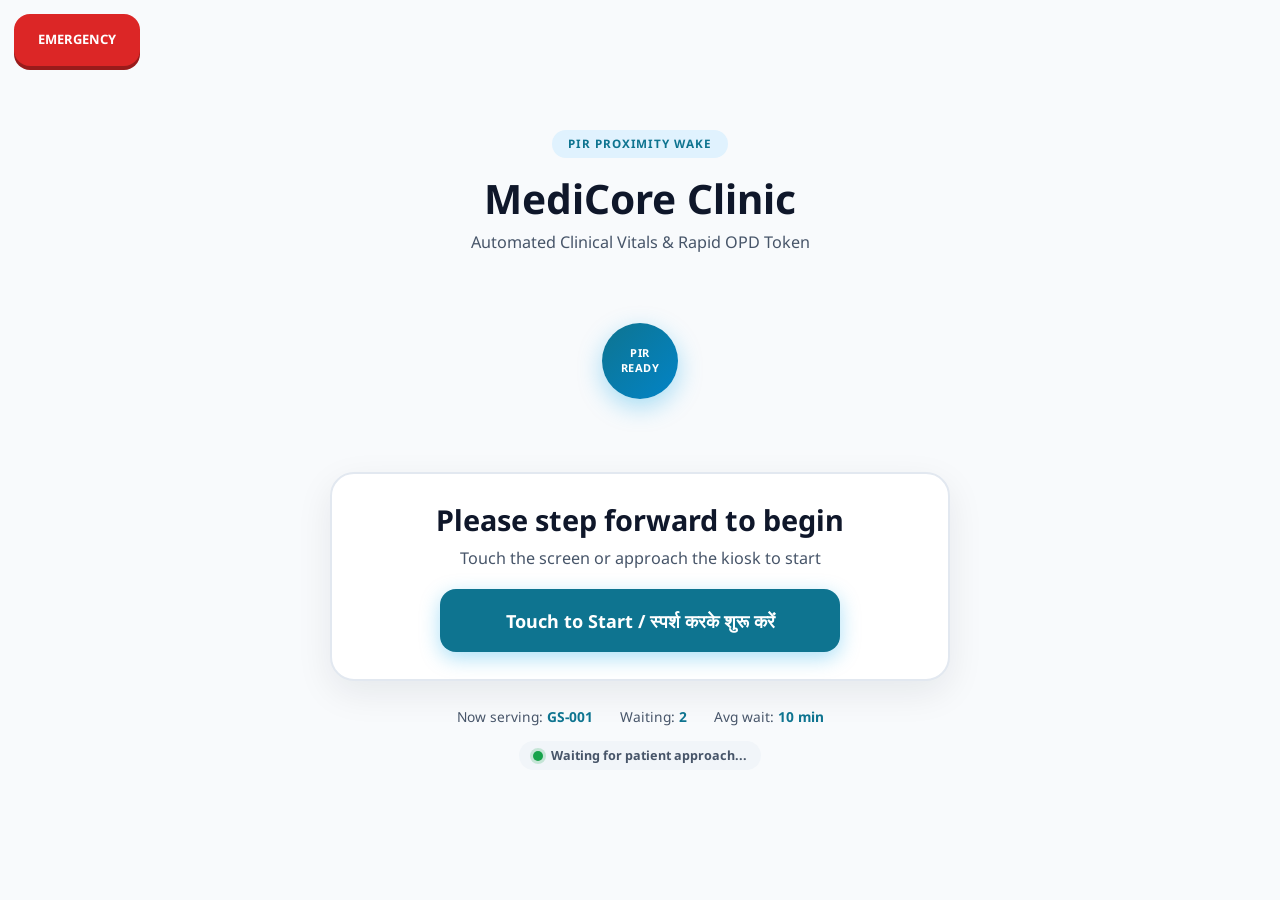
<file: index.html>
<!doctype html><html lang="en"><head><meta charset="utf-8">
<meta name="viewport" content="width=device-width,initial-scale=1,user-scalable=no">
<meta name="color-scheme" content="light">
<meta name="theme-color" content="#ffffff">
<meta name="supported-color-schemes" content="light">
<title>MediCore Clinic</title>
<style>
  :root, html, body {
    color-scheme: light !important;
    supported-color-schemes: light !important;
    forced-color-adjust: none !important;
    background-color: #f8fafc !important;
    color: #0f172a !important;
  }
</style>
<link rel="stylesheet" href="/shared/ui.css?v=19.0"></head>
<body><div id="app"></div><div id="sos"></div>
<script src="/vendor/qrcode.js"></script>
<script src="/vendor/mqtt.min.js"></script>
<script type="module" src="/shared/app.js?v=23.0"></script></body></html>
</file>
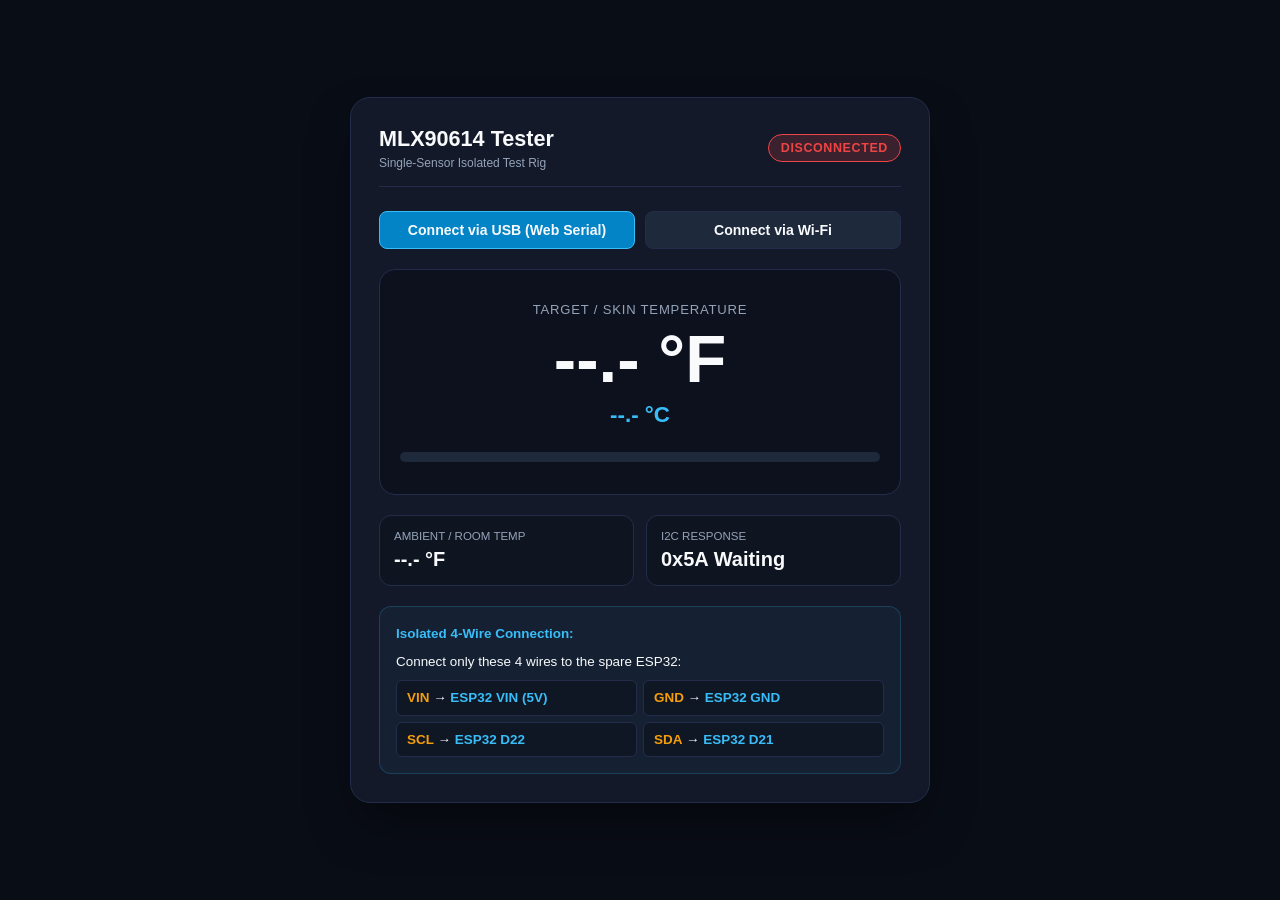
<file: test_temp/index.html>
<!DOCTYPE html>
<html lang="en">
<head>
  <meta charset="UTF-8">
  <meta name="viewport" content="width=device-width, initial-scale=1.0">
  <title>MLX90614 Temperature Tester Dashboard</title>
  <style>
    :root {
      --bg: #090d16;
      --card: #131929;
      --border: #232d4b;
      --text: #f8fafc;
      --muted: #94a3b8;
      --green: #10b981;
      --red: #ef4444;
      --blue: #38bdf8;
      --amber: #f59e0b;
    }
    * { box-sizing: border-box; margin: 0; padding: 0; font-family: -apple-system, BlinkMacSystemFont, "Segoe UI", Roboto, sans-serif; }
    body {
      background: var(--bg);
      color: var(--text);
      min-height: 100vh;
      display: flex;
      flex-direction: column;
      align-items: center;
      justify-content: center;
      padding: 20px;
    }
    .wrapper {
      width: 100%;
      max-width: 580px;
      background: var(--card);
      border: 1px solid var(--border);
      border-radius: 20px;
      padding: 28px;
      box-shadow: 0 25px 50px -12px rgba(0, 0, 0, 0.5);
    }
    .title-row {
      display: flex;
      justify-content: space-between;
      align-items: center;
      margin-bottom: 24px;
      padding-bottom: 16px;
      border-bottom: 1px solid var(--border);
    }
    .title-row h1 { font-size: 1.35rem; font-weight: 700; }
    .badge {
      font-size: 0.78rem;
      font-weight: 700;
      padding: 6px 12px;
      border-radius: 999px;
      letter-spacing: 0.05em;
      text-transform: uppercase;
    }
    .badge.ok { background: rgba(16, 185, 129, 0.18); color: var(--green); border: 1px solid var(--green); }
    .badge.err { background: rgba(239, 68, 68, 0.18); color: var(--red); border: 1px solid var(--red); }
    
    .connection-panel {
      display: flex;
      gap: 10px;
      margin-bottom: 20px;
    }
    .btn {
      background: #1e293b;
      color: var(--text);
      border: 1px solid var(--border);
      padding: 10px 16px;
      border-radius: 8px;
      font-weight: 600;
      font-size: 0.88rem;
      cursor: pointer;
      transition: all 0.2s ease;
      flex: 1;
    }
    .btn:hover { background: #334155; }
    .btn.primary { background: #0284c7; border-color: #38bdf8; }
    .btn.primary:hover { background: #0369a1; }
    
    .big-card {
      background: rgba(0,0,0,0.3);
      border: 1px solid var(--border);
      border-radius: 16px;
      padding: 32px 20px;
      text-align: center;
      margin-bottom: 20px;
      position: relative;
    }
    .temp-label { font-size: 0.82rem; text-transform: uppercase; color: var(--muted); letter-spacing: 0.06em; margin-bottom: 8px; }
    .temp-num { font-size: 4.2rem; font-weight: 800; line-height: 1; margin-bottom: 10px; }
    .temp-sub { font-size: 1.4rem; font-weight: 600; color: var(--blue); }
    
    .bar-bg {
      width: 100%;
      height: 10px;
      background: #1e293b;
      border-radius: 999px;
      margin-top: 24px;
      overflow: hidden;
    }
    .bar-fill {
      height: 100%;
      width: 0%;
      background: linear-gradient(90deg, #38bdf8, #10b981, #f59e0b, #ef4444);
      transition: width 0.3s ease;
    }
    
    .stats-row {
      display: grid;
      grid-template-columns: 1fr 1fr;
      gap: 12px;
      margin-bottom: 20px;
    }
    .stat-box {
      background: rgba(0,0,0,0.2);
      border: 1px solid var(--border);
      border-radius: 12px;
      padding: 14px;
    }
    .stat-label { font-size: 0.72rem; color: var(--muted); text-transform: uppercase; margin-bottom: 6px; }
    .stat-val { font-size: 1.25rem; font-weight: 700; }
    
    .wiring-box {
      background: rgba(56, 189, 248, 0.05);
      border: 1px solid rgba(56, 189, 248, 0.2);
      border-radius: 12px;
      padding: 16px;
      font-size: 0.84rem;
      line-height: 1.6;
    }
    .wiring-box strong { color: var(--blue); display: block; margin-bottom: 6px; }
    .wire-grid { display: grid; grid-template-columns: 1fr 1fr; gap: 6px; margin-top: 8px; }
    .wire-item { background: rgba(0,0,0,0.3); padding: 6px 10px; border-radius: 6px; border: 1px solid var(--border); }
    .wire-item span.s { color: var(--amber); font-weight: 600; }
    .wire-item span.e { color: var(--blue); font-weight: 600; }

    .pulse {
      display: inline-block;
      width: 8px;
      height: 8px;
      background: var(--green);
      border-radius: 50%;
      margin-right: 6px;
      animation: pulseAnim 1.2s infinite;
    }
    @keyframes pulseAnim {
      0% { opacity: 0.3; transform: scale(0.85); }
      50% { opacity: 1; transform: scale(1.15); }
      100% { opacity: 0.3; transform: scale(0.85); }
    }
  </style>
</head>
<body>
  <div class="wrapper">
    <div class="title-row">
      <div>
        <h1>MLX90614 Tester</h1>
        <div style="font-size:0.75rem; color:var(--muted); margin-top:4px;">Single-Sensor Isolated Test Rig</div>
      </div>
      <div id="badge" class="badge err">DISCONNECTED</div>
    </div>

    <div class="connection-panel">
      <button id="btnSerial" class="btn primary" onclick="connectSerial()">Connect via USB (Web Serial)</button>
      <button id="btnWifi" class="btn" onclick="connectWifi()">Connect via Wi-Fi</button>
    </div>

    <div class="big-card">
      <div class="temp-label">Target / Skin Temperature</div>
      <div id="dispF" class="temp-num">--.- &deg;F</div>
      <div id="dispC" class="temp-sub">--.- &deg;C</div>
      <div class="bar-bg">
        <div id="barFill" class="bar-fill"></div>
      </div>
    </div>

    <div class="stats-row">
      <div class="stat-box">
        <div class="stat-label">Ambient / Room Temp</div>
        <div id="dispAmb" class="stat-val">--.- &deg;F</div>
      </div>
      <div class="stat-box">
        <div class="stat-label">I2C Response</div>
        <div id="dispI2C" class="stat-val">0x5A Waiting</div>
      </div>
    </div>

    <div class="wiring-box">
      <strong>Isolated 4-Wire Connection:</strong>
      Connect only these 4 wires to the spare ESP32:
      <div class="wire-grid">
        <div class="wire-item"><span class="s">VIN</span> &rarr; <span class="e">ESP32 VIN (5V)</span></div>
        <div class="wire-item"><span class="s">GND</span> &rarr; <span class="e">ESP32 GND</span></div>
        <div class="wire-item"><span class="s">SCL</span> &rarr; <span class="e">ESP32 D22</span></div>
        <div class="wire-item"><span class="s">SDA</span> &rarr; <span class="e">ESP32 D21</span></div>
      </div>
    </div>
  </div>

  <script>
    let port = null;
    let reader = null;
    let wifiInterval = null;

    function updateUI(connected, objF, objC, ambF, i2cMsg) {
      const badge = document.getElementById('badge');
      const dispF = document.getElementById('dispF');
      const dispC = document.getElementById('dispC');
      const dispAmb = document.getElementById('dispAmb');
      const dispI2C = document.getElementById('dispI2C');
      const barFill = document.getElementById('barFill');

      if (connected) {
        badge.className = 'badge ok';
        badge.innerHTML = '<span class="pulse"></span>0x5A ACK ONLINE';
        dispF.textContent = objF.toFixed(1) + ' \u00B0F';
        dispC.textContent = objC.toFixed(1) + ' \u00B0C';
        dispF.style.color = (objF > 100.4) ? '#ef4444' : '#10b981';
        dispAmb.textContent = ambF.toFixed(1) + ' \u00B0F';
        dispI2C.textContent = i2cMsg || '0x5A (ACK)';
        dispI2C.style.color = '#10b981';

        // Percentage for 85F - 110F range
        let pct = Math.min(100, Math.max(0, ((objF - 85) / 25) * 100));
        barFill.style.width = pct + '%';
      } else {
        badge.className = 'badge err';
        badge.textContent = 'NO DEVICE (NACK)';
        dispF.textContent = '--.- \u00B0F';
        dispC.textContent = '--.- \u00B0C';
        dispF.style.color = 'var(--text)';
        dispAmb.textContent = '--.- \u00B0F';
        dispI2C.textContent = i2cMsg || 'Code 2 (NACK)';
        dispI2C.style.color = '#ef4444';
        barFill.style.width = '0%';
      }
    }

    async function connectSerial() {
      if (!('serial' in navigator)) {
        alert('Web Serial API is not supported in this browser. Please use Google Chrome, Brave, or Edge.');
        return;
      }
      try {
        port = await navigator.serial.requestPort();
        await port.open({ baudRate: 115200 });
        document.getElementById('btnSerial').textContent = 'USB Connected';
        document.getElementById('btnSerial').style.background = '#059669';

        const textDecoder = new TextDecoderStream();
        const readableStreamClosed = port.readable.pipeTo(textDecoder.writable);
        reader = textDecoder.readable.getReader();

        let lineBuf = '';
        while (true) {
          const { value, done } = await reader.read();
          if (done) break;
          lineBuf += value;
          const lines = lineBuf.split('\n');
          lineBuf = lines.pop();

          for (const line of lines) {
            parseSerialLine(line.trim());
          }
        }
      } catch (err) {
        console.error(err);
      }
    }

    function parseSerialLine(l) {
      // Matches both "Target: 98.60 F" and "Object: 98.60 F"
      const match = l.match(/(?:Target|Object):\s*([\-0-9\.]+)\s*F(?:\s*\(([\-0-9\.]+)\s*C\))?/i);
      const roomMatch = l.match(/(?:Room|Ambient):\s*([\-0-9\.]+)\s*F/i);

      if (match) {
        const objF = parseFloat(match[1]);
        const objC = match[2] ? parseFloat(match[2]) : (objF - 32.0) * 5.0 / 9.0;
        const ambF = roomMatch ? parseFloat(roomMatch[1]) : 75.0;

        if (!isNaN(objF) && objF > 40.0 && objF < 160.0) {
          updateUI(true, objF, objC, ambF, '0x5A Active (ACK)');
        } else {
          updateUI(false, 0, 0, ambF, 'Target reading: ' + objF + ' F');
        }
      } else if (l.includes('NACK') || l.includes('timeout') || l.includes('error')) {
        updateUI(false, 0, 0, 0, '0x5A Waiting');
      }
    }

    function connectWifi() {
      const ip = prompt('Enter ESP32 IP address (from Serial Monitor):', '192.168.4.1');
      if (!ip) return;
      if (wifiInterval) clearInterval(wifiInterval);

      document.getElementById('btnWifi').textContent = 'Polling: ' + ip;
      document.getElementById('btnWifi').style.background = '#0284c7';

      wifiInterval = setInterval(async () => {
        try {
          const r = await fetch('http://' + ip + '/api/temp', { mode: 'cors' });
          if (!r.ok) return;
          const d = await r.json();
          updateUI(d.connected, d.objectF, d.objectC, d.ambientF, d.connected ? '0x5A (ACK)' : 'Code 2 (NACK)');
        } catch (e) {
          updateUI(false, 0, 0, 0, 'Offline');
        }
      }, 400);
    }
  </script>
</body>
</html>
</file>
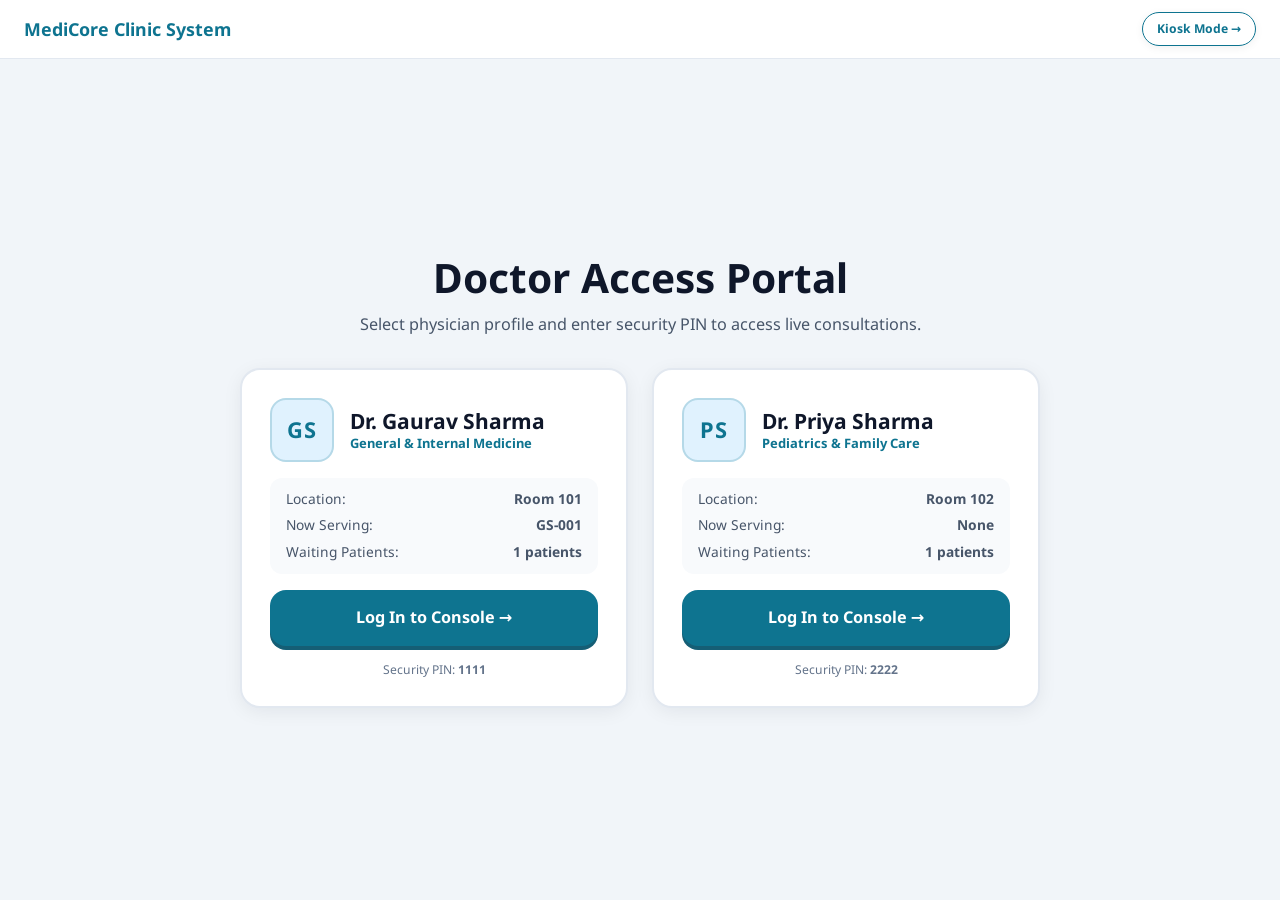
<file: doctor.html>
<!doctype html>
<html lang="en">
<head>
  <meta charset="utf-8">
  <meta name="viewport" content="width=device-width,initial-scale=1,user-scalable=no">
  <meta name="color-scheme" content="light">
  <meta name="theme-color" content="#ffffff">
  <meta name="supported-color-schemes" content="light">
  <title>MediCore Clinic - Doctor Dashboard</title>
  <style>
    :root, html, body {
      color-scheme: light !important;
      supported-color-schemes: light !important;
      forced-color-adjust: none !important;
      background-color: #f1f5f9 !important;
      color: #0f172a !important;
    }
  </style>
  <link rel="stylesheet" href="/shared/ui.css?v=19.0">
</head>
<body class="doctor-body">
  <div id="doctor-app"></div>
  <div id="pin-modal"></div>
  <script src="/vendor/mqtt.min.js"></script>
  <script type="module" src="/shared/doctor.js?v=22.0"></script>
</body>
</html>
</file>
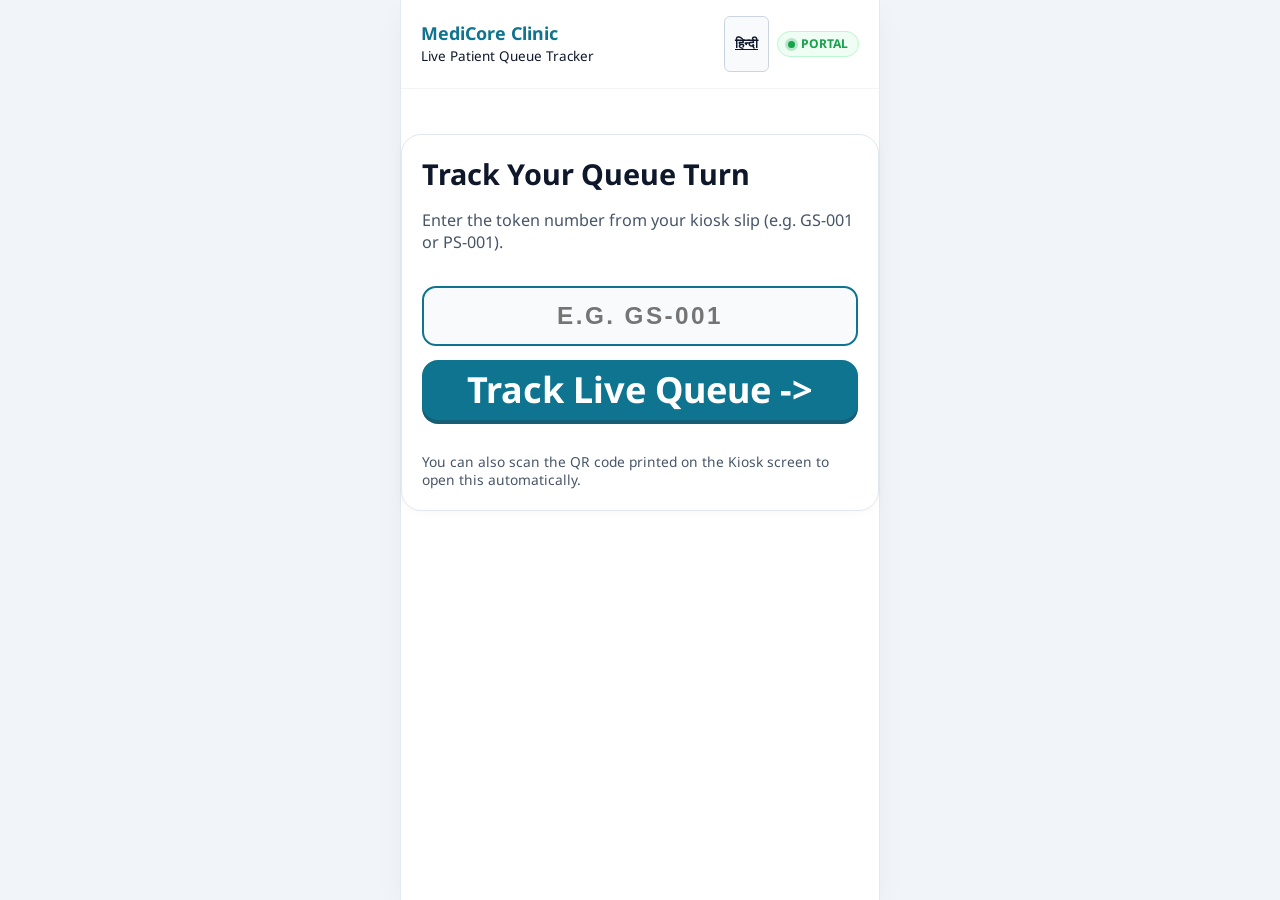
<file: patient.html>
<!doctype html>
<html lang="en">
<head>
  <meta charset="utf-8">
  <meta name="viewport" content="width=device-width,initial-scale=1,user-scalable=no">
  <meta name="color-scheme" content="light only">
  <meta name="theme-color" content="#ffffff">
  <meta name="supported-color-schemes" content="light">
  <title>MediCore Clinic - Live Patient Queue Tracker</title>
  <style>
    *, *::before, *::after {
      forced-color-adjust: none !important;
      -webkit-forced-color-adjust: none !important;
    }
    :root, html, body {
      color-scheme: light only !important;
      supported-color-schemes: light !important;
      background-color: #f1f5f9 !important;
      background: #f1f5f9 !important;
      color: #0f172a !important;
    }
    .patient-wrapper {
      background-color: #ffffff !important;
      background: #ffffff !important;
      color: #0f172a !important;
    }
    .patient-card, .patient-header-bar {
      background-color: #ffffff !important;
      background: #ffffff !important;
      color: #0f172a !important;
    }
    .patient-token-hero, .meta-item {
      background-color: #f8fafc !important;
      background: #f8fafc !important;
      color: #0f172a !important;
    }

    /* Bypass Chrome Android & Samsung Auto-Darkening */
    @media (prefers-color-scheme: dark) {
      *, *::before, *::after {
        forced-color-adjust: none !important;
        -webkit-forced-color-adjust: none !important;
      }
      :root, html, body, body.patient-body {
        color-scheme: light !important;
        background-color: #f1f5f9 !important;
        background: #f1f5f9 !important;
        color: #0f172a !important;
      }
      .patient-wrapper {
        background-color: #ffffff !important;
        background: #ffffff !important;
        color: #0f172a !important;
      }
      .patient-card, .patient-header-bar {
        background-color: #ffffff !important;
        background: #ffffff !important;
        color: #0f172a !important;
      }
      .patient-token-hero, .meta-item {
        background-color: #f8fafc !important;
        background: #f8fafc !important;
        color: #0f172a !important;
      }
      .status-waiting {
        background: #f0f9ff !important;
        border-color: #bae6fd !important;
      }
      .status-serving {
        background: #ecfdf5 !important;
        border-color: #10b981 !important;
      }
      .status-completed {
        background: #f8fafc !important;
        border-color: #e2e8f0 !important;
      }
      .patient-sos-container {
        background: #fff5f5 !important;
        border-color: #fecdd3 !important;
      }
      .status-big-title, .status-desc, .meta-val, .meta-label, .patient-token-label {
        color: #0f172a !important;
      }
      .patient-token-number {
        color: #0e7490 !important;
      }
      .status-desc {
        color: #475569 !important;
      }
      .meta-label {
        color: #64748b !important;
      }
    }
  </style>
  <link rel="stylesheet" href="/shared/ui.css?v=19.0">
</head>
<body class="patient-body">
  <div id="patient-app"></div>
  <div id="patient-sos-modal"></div>
  <script src="/vendor/mqtt.min.js"></script>
  <script type="module" src="/shared/patient.js?v=22.0"></script>
</body>
</html>
</file>
<file: shared/ui.css>
/* TriageQ kiosk styles. Change colours/sizes here (CSS variables). */
@font-face{font-family:K;font-weight:400;src:url(../vendor/fonts/noto-sans-latin-400-normal.woff2),url(../vendor/fonts/noto-sans-devanagari-devanagari-400-normal.woff2)}
@font-face{font-family:K;font-weight:700;src:url(../vendor/fonts/noto-sans-latin-700-normal.woff2),url(../vendor/fonts/noto-sans-devanagari-devanagari-700-normal.woff2)}
:root{
  color-scheme: light !important;
  supported-color-schemes: light;
  forced-color-adjust: none !important;
  --p:#0E7490;--pd:#155e75;--pl:#e0f2fe;
  --red:#DC2626;--redd:#991b1b;--redl:#fee2e2;
  --ok:#16A34A;--okl:#dcfce7;
  --ink:#0f172a;--mut:#475569;--sub:#64748b;
  --bg:#f8fafc;--card:#ffffff;--border:#e2e8f0;
  --r:16px;--shadow:0 4px 20px -2px rgba(15,23,42,0.08);
}
*{box-sizing:border-box;-webkit-tap-highlight-color:transparent;user-select:none}
html,body{color-scheme: light !important;forced-color-adjust: none !important;margin:0;height:100%;font:400 clamp(16px,1.8vmin,24px)/1.35 K,"Noto Sans","Noto Sans Devanagari",system-ui,sans-serif;color:var(--ink);background:var(--bg);touch-action:manipulation}

/* Kiosk Core */
#app{position:relative;min-height:100%;display:flex;flex-direction:column;align-items:center;justify-content:center;padding:clamp(16px,3vmin,40px);gap:2vmin;text-align:center;overflow-y:auto;overflow-x:hidden}
h1{font-size:clamp(32px,4.5vmin,56px);margin:0;font-weight:700}
h2{font-size:clamp(24px,3.2vmin,38px);margin:0;font-weight:700}
h3{font-size:clamp(18px,2.2vmin,26px);margin:0;font-weight:700}
p{margin:0;color:var(--mut)}

button{font:inherit;font-weight:700;min-height:56px;border:0;border-radius:var(--r);padding:0 24px;background:var(--p);color:#fff;cursor:pointer;box-shadow:0 4px 0 var(--pd);transition:all .1s ease}
button:active{transform:translateY(3px);box-shadow:none}
button:disabled{background:#cbd5e1;box-shadow:none;color:#64748b;cursor:not-allowed}
button:focus-visible{outline:4px solid #f59e0b}
.alt{background:#fff;color:var(--p);box-shadow:0 0 0 2px var(--p) inset}
.alt:active{background:#f0f9ff}

.row{display:flex;gap:2vmin;flex-wrap:wrap;justify-content:center;width:100%}
.big{min-width:32vmin;min-height:16vmin;font-size:clamp(28px,4vmin,48px)}
.card{background:var(--card);border-radius:var(--r);padding:2.5vmin;box-shadow:var(--shadow);width:min(100%,900px);border:1px solid var(--border)}
.strip{display:flex;gap:3vmin;justify-content:center;color:var(--mut);font-size:.85em}.strip b{color:var(--p)}
.pad{display:grid;grid-template-columns:repeat(3,1fr);gap:1.4vmin;width:min(100%,520px)}.pad button{min-height:8.5vmin;font-size:1.3em}
.kb{display:flex;flex-direction:column;gap:1.2vmin;width:min(100%,950px)}.kb .row{gap:1vmin;flex-wrap:nowrap}.kb button{flex:1;padding:0;min-width:0;min-height:7.5vmin}
.disp{font-size:clamp(30px,4.5vmin,56px);font-weight:700;letter-spacing:.12em;min-height:1.4em;border-bottom:4px solid var(--p);min-width:60%}
.boxes{display:flex;gap:2vmin}.boxes span{width:10vmin;height:12vmin;display:grid;place-items:center;font-size:1.8em;font-weight:700;background:#fff;border:3px solid var(--p);border-radius:14px}
.chips{display:flex;flex-wrap:wrap;gap:1.4vmin;justify-content:center;width:min(100%,900px)}
.chips button{background:#fff;color:var(--ink);box-shadow:0 0 0 2px #cbd5e1 inset}.chips .on{background:var(--p);color:#fff;box-shadow:none}

.tok{font-size:clamp(80px,15vmin,180px);font-weight:700;color:var(--p);line-height:1;letter-spacing:.04em}
.warn{background:#fef3c7;color:#92400e;border-radius:14px;padding:1.4vmin 2.4vmin}
.err{color:var(--red);font-weight:700;min-height:1.4em}
.hint{font-size:.7em;color:#64748b}
.ok{color:var(--ok);font-weight:700}

/* Portal Navigation Links */
.top-nav-bar{position:fixed;top:16px;right:16px;z-index:10;display:flex;gap:8px}
.portal-chip{display:inline-flex;align-items:center;gap:6px;background:rgba(255,255,255,0.92);backdrop-filter:blur(6px);color:var(--p);text-decoration:none;font-size:0.75em;font-weight:700;padding:8px 14px;border-radius:20px;border:1.5px solid var(--p);box-shadow:0 2px 8px rgba(0,0,0,0.06);transition:all .15s ease}
.portal-chip:hover{background:var(--p);color:#fff}
.portal-brand{font-weight:700;font-size:1.1em;color:var(--p)}
.portal-header-bar{display:flex;justify-content:space-between;align-items:center;padding:12px 24px;border-bottom:1px solid var(--border);background:#fff}

/* Kiosk Doctor Selection Cards */
.doc-kiosk-grid{display:grid;grid-template-columns:repeat(auto-fit,minmax(min(100%,360px),1fr));gap:2vmin;width:min(100%,850px);margin:1.5vmin 0}
.doc-kiosk-card{background:#fff;border:3px solid var(--border);border-radius:20px;padding:2.2vmin;display:flex;align-items:center;gap:2vmin;cursor:pointer;text-align:left;transition:all .15s ease;box-shadow:0 4px 12px rgba(0,0,0,0.03)}
.doc-kiosk-card:hover{border-color:var(--p);transform:translateY(-2px)}
.doc-kiosk-card.selected{border-color:var(--p);background:var(--pl);box-shadow:0 0 0 3px var(--p) inset}
.doc-kiosk-avatar{font-size:clamp(40px,6vmin,64px);line-height:1}
.doc-kiosk-body{display:flex;flex-direction:column;gap:4px;flex:1}
.doc-kiosk-name{font-size:clamp(18px,2.4vmin,24px);font-weight:700;color:var(--ink)}
.doc-kiosk-spec{font-size:clamp(13px,1.6vmin,16px);color:var(--mut)}
.doc-kiosk-chips{display:flex;gap:6px;flex-wrap:wrap;margin:4px 0}
.doc-kiosk-serving{font-size:0.8em;color:var(--sub)}

/* Badges */
.badge{display:inline-flex;align-items:center;padding:3px 8px;border-radius:8px;font-size:0.75em;font-weight:700}
.badge.room{background:#e2e8f0;color:#1e293b}
.badge.wait{background:#fef3c7;color:#92400e}
.badge.spec{background:var(--pl);color:var(--p)}
.badge.active-status{background:var(--okl);color:var(--ok)}
.badge-danger{background:var(--redl);color:var(--red);font-size:0.72em;padding:3px 8px;border-radius:6px;font-weight:700}

/* SOS & FAB */
#sos{position:fixed;inset:0;display:none;background:#000c;place-items:center;z-index:99;padding:20px}
#sos.on{display:grid}
#sos .card{border:6px solid var(--red);max-width:600px}
.fab{position:fixed;z-index:5;min-height:52px;font-size:.8em}
.sosb{top:14px;left:14px;background:var(--red);box-shadow:0 4px 0 #991b1b}
.lg{bottom:14px;right:14px}
.bk{bottom:14px;left:14px}

/* ========================================================
   DOCTOR PORTAL STYLES
   ======================================================== */
body.doctor-body{overflow-y:auto;overflow-x:hidden;height:auto;min-height:100vh;background:#f1f5f9;user-select:auto}
.doctor-login-wrapper{min-height:100vh;display:flex;flex-direction:column}
.doctor-select-container{flex:1;display:flex;flex-direction:column;align-items:center;justify-content:center;padding:40px 20px;text-align:center}
.doctor-select-container .subtitle{max-width:600px;margin:8px 0 32px;color:var(--mut)}
.doctor-cards-grid{display:grid;grid-template-columns:repeat(auto-fit,minmax(320px,1fr));gap:24px;max-width:800px;width:100%}
.doctor-select-card{background:#fff;border-radius:20px;padding:28px;border:2px solid var(--border);box-shadow:var(--shadow);text-align:left;display:flex;flex-direction:column;gap:16px;cursor:pointer;transition:all .2s ease}
.doctor-select-card:hover{border-color:var(--p);transform:translateY(-4px);box-shadow:0 12px 28px rgba(14,116,144,0.12)}
.doc-card-header{display:flex;align-items:center;gap:16px}
.doc-avatar-large{display:flex;align-items:center;justify-content:center}
.doc-initials{display:inline-flex;align-items:center;justify-content:center;width:54px;height:54px;border-radius:14px;background:var(--pl);color:var(--p);font-weight:800;font-size:1.2em;letter-spacing:0.04em;border:2px solid rgba(14,116,144,0.2)}
.doc-monogram-large{display:inline-flex;align-items:center;justify-content:center;width:64px;height:64px;border-radius:16px;background:var(--pl);color:var(--p);font-weight:800;font-size:1.35em;letter-spacing:0.04em;border:2px solid rgba(14,116,144,0.2)}
.doc-monogram-medium{display:inline-flex;align-items:center;justify-content:center;width:48px;height:48px;border-radius:12px;background:var(--pl);color:var(--p);font-weight:800;font-size:1.1em;letter-spacing:0.04em;border:2px solid rgba(14,116,144,0.2)}
.doc-monogram-header{display:inline-flex;align-items:center;justify-content:center;width:46px;height:46px;border-radius:12px;background:var(--pl);color:var(--p);font-weight:800;font-size:1.05em;letter-spacing:0.04em;border:2px solid rgba(14,116,144,0.2)}
.doc-name-large{font-size:1.3em;font-weight:700;color:var(--ink)}
.doc-spec-badge{font-size:0.8em;color:var(--p);font-weight:600}
.doc-card-details{background:#f8fafc;border-radius:12px;padding:12px 16px;display:flex;flex-direction:column;gap:8px;font-size:0.85em}
.doc-detail-row{display:flex;justify-content:space-between;color:var(--mut)}
.doc-card-alert{background:var(--redl);color:var(--red);padding:8px 12px;border-radius:8px;font-weight:700;font-size:0.85em;text-align:center;animation:pulseRed 1.5s infinite}
.doc-login-btn{width:100%;margin-top:auto}
.doc-pin-hint{font-size:0.75em;text-align:center;color:var(--sub)}

/* PIN & SOS Modals */
#pin-modal, #patient-sos-modal{position:fixed;inset:0;background:rgba(15,23,42,0.7);backdrop-filter:blur(4px);display:none;place-items:center;z-index:999;padding:16px}
#pin-modal.on, #patient-sos-modal.on{display:grid}
.pin-modal-card{background:#fff;border-radius:24px;padding:32px;width:min(100%,460px);box-shadow:0 20px 40px rgba(0,0,0,0.2);display:flex;flex-direction:column;align-items:center;text-align:center}
.pin-modal-header{display:flex;align-items:center;gap:14px;margin-bottom:12px;text-align:left;width:100%}
.doc-avatar-medium{font-size:36px}
.pin-slots-wrapper{display:flex;gap:14px;margin:16px 0 20px}
.pin-digit-slot{width:48px;height:56px;border:3px solid var(--border);border-radius:12px;display:grid;place-items:center;font-size:1.8em;background:#f8fafc;transition:all .15s}
.pin-digit-slot.filled{border-color:var(--p);background:#fff;color:var(--p)}
.pin-error-msg{color:var(--red);font-weight:700;font-size:0.85em;margin-bottom:12px;animation:shake 0.3s}
.pin-pad{width:100%;max-width:320px;gap:10px}
.pin-pad button{min-height:56px;font-size:1.3em}
.pin-hint-text{font-size:0.75em;color:var(--sub);margin-top:14px}

/* Doctor Workspace Dashboard */
.doctor-dashboard-wrapper{min-height:100vh;display:flex;flex-direction:column}
.doc-dash-header{background:#fff;border-bottom:1px solid var(--border);padding:14px 28px;display:flex;justify-content:space-between;align-items:center;flex-wrap:wrap;gap:14px}
.doc-header-left{display:flex;align-items:center;gap:16px}
.doc-header-avatar{font-size:38px}
.doc-header-name{margin:0;font-size:1.3em}
.doc-header-meta{display:flex;gap:8px;flex-wrap:wrap;margin-top:4px}
.doc-header-actions{display:flex;align-items:center;gap:10px}
.doc-switch-btn{background:#fff;color:var(--sub);border:1.5px solid var(--border);box-shadow:none;min-height:42px;padding:0 14px;font-size:0.8em;border-radius:10px}
.doc-switch-btn:hover{background:#f1f5f9;color:var(--ink)}
.btn-silence-alarm{background:var(--red);color:#fff;box-shadow:none;min-height:42px;padding:0 16px;font-size:0.8em;border-radius:10px;font-weight:700;cursor:pointer;transition:all .15s}
.btn-silence-alarm.ringing{animation:pulseRed 1.2s infinite}
.btn-silence-alarm.idle{background:#fff;color:var(--red);border:1.5px solid var(--red);animation:none}
.btn-silence-alarm.idle:hover{background:var(--redl)}

.doc-content-container{max-width:1300px;width:100%;margin:0 auto;padding:24px 20px;display:flex;flex-direction:column;gap:20px}
.doc-stats-grid{display:grid;grid-template-columns:repeat(auto-fit,minmax(200px,1fr));gap:16px}
.stat-card{background:#fff;border:1px solid var(--border);border-radius:16px;padding:18px 20px;box-shadow:var(--shadow)}
.stat-num{font-size:2em;font-weight:700;color:var(--p);line-height:1}
.stat-label{font-size:0.8em;color:var(--mut);margin-top:6px;font-weight:600}
.stat-card-danger{background:var(--redl);border-color:var(--red)}
.stat-card-danger .stat-num{color:var(--red)}

.emergency-alert-banner{background:linear-gradient(135deg,#fee2e2,#fecdd3);border:2px solid var(--red);border-radius:16px;padding:16px 20px;display:flex;justify-content:space-between;align-items:center;flex-wrap:wrap;gap:14px;animation:pulseRed 2s infinite}
.emergency-alert-info{display:flex;align-items:center;gap:14px}
.emergency-icon-pulse{font-size:32px;animation:heartPulse 1.2s infinite}
.emergency-title{color:var(--redd);font-weight:800;font-size:1.1em;letter-spacing:0.04em}
.emergency-desc{font-size:0.9em;color:#1e293b;margin-top:2px}
.btn-call-emergency{background:var(--red);box-shadow:0 4px 0 var(--redd);min-height:48px}

.doc-main-grid{display:grid;grid-template-columns:1fr 1.35fr;gap:24px}
@media(max-width:960px){.doc-main-grid{grid-template-columns:1fr}}

/* Active Consultation Card */
.serving-card{background:#fff;border-radius:20px;padding:26px;border:2px solid var(--p);box-shadow:var(--shadow);display:flex;flex-direction:column;gap:12px;position:relative}
.serving-emergency{border-color:var(--red);background:#fff5f5}
.serving-card-badge{display:inline-flex;background:var(--pl);color:var(--p);font-size:0.75em;font-weight:700;padding:4px 10px;border-radius:8px;width:fit-content;text-transform:uppercase;letter-spacing:0.05em}
.serving-token{font-size:clamp(48px,6vmin,76px);font-weight:800;color:var(--p);line-height:1}
.serving-patient-name{font-size:1.5em;font-weight:700}
.serving-patient-meta{font-size:0.9em;color:var(--mut)}
.serving-symptoms-chips{display:flex;gap:8px;flex-wrap:wrap}
.chip-sym{background:#f1f5f9;color:var(--ink);padding:4px 10px;border-radius:8px;font-size:0.8em;font-weight:600}
.chip-danger{background:var(--redl);color:var(--red)}
.serving-action-row{display:flex;gap:10px;flex-wrap:wrap;margin-top:14px}
.btn-complete-consultation{background:var(--ok);box-shadow:0 4px 0 #15803d;flex:1.2}
.btn-call-next{background:var(--p);box-shadow:0 4px 0 var(--pd);flex:1}
.btn-recall{flex:0.8;box-shadow:none;border:1.5px solid var(--p);min-height:50px}
.serving-empty{align-items:center;text-align:center;padding:48px 24px;border:2px dashed var(--border)}
.empty-icon{font-size:48px;margin-bottom:8px}

/* Queue List Panel */
.queue-panel-card{background:#fff;border-radius:20px;border:1px solid var(--border);box-shadow:var(--shadow);overflow:hidden;display:flex;flex-direction:column}
.queue-tabs-header{display:flex;border-bottom:2px solid var(--border);background:#f8fafc}
.queue-tab-btn{flex:1;background:none;box-shadow:none;color:var(--sub);border:0;border-bottom:3px solid transparent;border-radius:0;min-height:54px;font-size:0.95em;font-weight:700}
.queue-tab-btn.active{color:var(--p);border-bottom-color:var(--p);background:#fff}
.queue-list-container{display:flex;flex-direction:column;max-height:760px;overflow-y:auto}
.queue-row{display:flex;align-items:center;padding:20px 24px;gap:18px;min-height:92px;border-bottom:1px solid var(--border);transition:background .15s}
.queue-row:hover{background:#f8fafc}
.queue-row-emergency{background:#fff5f5;border-left:6px solid var(--red)}
.queue-pos-badge{width:52px;height:52px;border-radius:12px;background:#f1f5f9;display:grid;place-items:center;font-weight:800;font-size:1.15em;color:var(--mut);flex-shrink:0;border:1px solid var(--border)}
.pos-emergency{background:var(--red);color:#fff;border-color:var(--redd)}
.queue-patient-info{flex:1;display:flex;flex-direction:column;gap:5px;text-align:left}
.queue-token-name{display:flex;align-items:center;gap:12px;flex-wrap:wrap}
.queue-token{font-size:1.45em;font-weight:800;color:var(--p);letter-spacing:0.02em}
.queue-name{font-size:1.25em;font-weight:700;color:var(--ink)}
.queue-sub-meta{font-size:0.9em;color:var(--mut);line-height:1.4}
.queue-sub-meta b{color:var(--ink)}
.queue-time-col{display:flex;align-items:center}
.queue-wait-time{font-size:0.88em;color:var(--sub);font-weight:700;background:#f1f5f9;padding:6px 12px;border-radius:8px;white-space:nowrap}
.queue-action-col{display:flex;align-items:center}
.btn-row-action{min-height:48px;padding:0 22px;font-size:0.92em;font-weight:700;box-shadow:none;border-radius:10px}
.btn-row-action.emergency{background:var(--red)}
.completed-row{opacity:0.85}
.completed-badge{background:var(--okl);color:var(--ok);border-color:#bbf7d0}
.empty-list-notice{padding:60px 20px;text-align:center;color:var(--mut)}
.empty-list-notice span{font-size:40px;display:block;margin-bottom:8px}

.clinical-icon-cross{font-size:2.8em;font-weight:300;color:var(--sub);line-height:1;display:inline-block}
.clinical-spinner-box{display:flex;justify-content:center;align-items:center;margin:12px 0 20px}
.clinical-spinner{width:46px;height:46px;border:4px solid var(--border);border-top:4px solid var(--p);border-radius:50%;animation:spinClinical 0.85s linear infinite}
@keyframes spinClinical{0%{transform:rotate(0deg)}100%{transform:rotate(360deg)}}
.clinical-alert-badge{display:inline-block;background:var(--red);color:#fff;font-size:0.75em;font-weight:800;letter-spacing:0.08em;padding:4px 12px;border-radius:6px;text-transform:uppercase}

/* ========================================================
   PATIENT MOBILE TRACKER STYLES (Polished Light Theme)
   ======================================================== */
body.patient-body{color-scheme:light!important;forced-color-adjust:none!important;overflow-y:auto;height:auto;min-height:100vh;background:#f1f5f9!important;color:#0f172a!important;user-select:auto}
.patient-wrapper{color-scheme:light!important;forced-color-adjust:none!important;max-width:480px;margin:0 auto;min-height:100vh;display:flex;flex-direction:column;background:#ffffff!important;color:#0f172a!important;border-left:1px solid #e2e8f0;border-right:1px solid #e2e8f0;box-shadow:0 10px 30px -5px rgba(15,23,42,0.06);padding-bottom:24px}
.patient-header-bar{padding:16px 20px;display:flex;justify-content:space-between;align-items:center;border-bottom:1px solid #f1f5f9;background:#ffffff!important;color:#0f172a!important;position:sticky;top:0;z-index:10}
.patient-header-right{display:flex;align-items:center;gap:6px;background:#f0fdf4;border:1px solid #bbf7d0;padding:4px 10px;border-radius:20px}
.live-dot-pulse{width:7px;height:7px;border-radius:50%;background:var(--ok);box-shadow:0 0 0 3px rgba(22,163,74,0.25);animation:pulseDot 1.5s infinite}
.patient-content-container{padding:18px 20px;display:flex;flex-direction:column;gap:16px}

.patient-card{color-scheme:light!important;forced-color-adjust:none!important;background:#ffffff!important;color:#0f172a!important;border:1px solid #e2e8f0;border-radius:20px;padding:20px;box-shadow:0 2px 12px -2px rgba(15,23,42,0.04)}
.patient-token-hero{display:flex;flex-direction:column;align-items:center;background:linear-gradient(180deg,#f8fafc 0%,#f1f5f9 100%)!important;border:1px solid #e2e8f0;border-radius:16px;padding:18px 14px;margin-bottom:16px}
.patient-token-label{font-size:0.72em;font-weight:700;color:#64748b!important;letter-spacing:0.1em;text-transform:uppercase}
.patient-token-number{font-size:clamp(48px,11vw,64px);font-weight:800;color:var(--p)!important;letter-spacing:0.03em;line-height:1.1;margin:4px 0}

.patient-meta-grid{display:grid;grid-template-columns:1fr 1fr;gap:10px;text-align:left}
.meta-item{background:#f8fafc!important;border:1px solid #f1f5f9;padding:10px 12px;border-radius:12px;display:flex;flex-direction:column;gap:2px}
.meta-label{font-size:0.68em;color:#64748b;font-weight:700;text-transform:uppercase;letter-spacing:0.03em}
.meta-val{font-size:0.88em;font-weight:700;color:#0f172a}
.highlight-val{color:var(--p);font-weight:800}

.patient-status-card{border-radius:20px;padding:22px 18px;text-align:center;display:flex;flex-direction:column;align-items:center;gap:10px}
.status-serving{background:#ecfdf5;border:2px solid var(--ok);box-shadow:0 8px 24px -4px rgba(22,163,74,0.18);animation:pulseServing 2.5s infinite}
.status-pulse-badge{background:var(--ok);color:#fff;font-size:0.75em;font-weight:800;letter-spacing:0.06em;padding:6px 16px;border-radius:20px;text-transform:uppercase;animation:heartPulse 1.2s infinite}
.room-highlight-box{background:#fff;border:2.5px solid var(--ok);padding:10px 26px;border-radius:14px;font-size:1.45em;font-weight:800;color:var(--ok);box-shadow:0 4px 14px rgba(22,163,74,0.15)}

.status-waiting{background:#f0f9ff;border:1.5px solid #bae6fd;box-shadow:0 4px 16px -2px rgba(14,116,144,0.06)}
.status-pill{background:#fff;color:var(--p);font-size:0.72em;font-weight:800;text-transform:uppercase;letter-spacing:0.04em;padding:5px 14px;border-radius:14px;border:1px solid #7dd3fc}
.status-pill-ok{color:var(--ok);border-color:#86efac}
.status-big-title{margin:4px 0;font-size:clamp(20px,4.5vw,24px);font-weight:800;color:#0f172a}
.queue-eta-badge{background:#fff;padding:7px 18px;border-radius:12px;font-size:0.85em;color:var(--p);font-weight:700;border:1px solid #e0f2fe;box-shadow:0 2px 6px rgba(14,116,144,0.05)}
.status-desc{font-size:0.82em;color:#475569;max-width:380px;line-height:1.45}

.status-completed{background:#f8fafc;border:1.5px solid #e2e8f0;border-radius:20px}

.patient-sos-container{background:#fff5f5;border:1.5px solid #fecdd3;border-radius:18px;padding:16px;text-align:center}
.patient-sos-btn{background:var(--red);box-shadow:0 4px 0 var(--redd);width:100%;min-height:52px;font-size:0.85em;font-weight:800;letter-spacing:0.02em;border-radius:14px}

.patient-token-field{width:100%;height:60px;border:2.5px solid var(--p);border-radius:14px;font-size:1.5em;font-weight:800;text-align:center;letter-spacing:0.1em;text-transform:uppercase;color:var(--p);outline:none;margin-bottom:14px;background:#f8fafc}
.patient-footer-row{display:flex;justify-content:center;align-items:center;margin-top:6px}
.text-btn{background:none;border:none;box-shadow:none;color:#64748b;cursor:pointer;padding:8px 16px;font-size:0.82em;font-weight:600;text-decoration:underline}

.sound-alert-banner{transition:all 0.2s ease;user-select:none}
.sound-alert-banner:active{transform:scale(0.98)}

/* Vitals Screen & Components */
.vitals-display-grid{display:grid;grid-template-columns:repeat(3,1fr);gap:clamp(8px,1.5vmin,16px);width:100%;max-width:680px;margin:1vmin 0}
.vital-card{background:#fff;border:2px solid #e2e8f0;border-radius:var(--r);padding:clamp(12px,2vmin,20px);display:flex;flex-direction:column;align-items:center;gap:4px;box-shadow:0 4px 12px rgba(15,23,42,0.04);transition:all .2s ease}
.vital-card.fever-card{border-color:var(--red);background:#fff5f5;animation:pulseRed 2s infinite}
.vital-card.hypoxia-card{border-color:#f59e0b;background:#fffbeb;animation:pulseRed 2s infinite}
.vital-label{font-size:clamp(12px,1.4vmin,15px);font-weight:700;color:var(--mut);text-transform:uppercase;letter-spacing:0.04em}
.vital-value-row{display:flex;align-items:baseline;gap:4px;margin:4px 0}
.vital-num{font-size:clamp(32px,4.5vmin,48px);font-weight:800;color:var(--ink);line-height:1}
.vital-unit{font-size:clamp(14px,1.8vmin,18px);font-weight:700;color:var(--mut)}
.vital-status-pill{font-size:clamp(11px,1.2vmin,13px);font-weight:700;padding:3px 10px;border-radius:12px;text-transform:uppercase}
.pill-ok{background:#ecfdf5;color:var(--ok);border:1px solid #bbf7d0}
.pill-danger{background:#fef2f2;color:var(--red);border:1px solid #fecdd3}
.pill-warn{background:#fffbeb;color:#b45309;border:1px solid #fde68a}
.pill-neutral{background:#f1f5f9;color:#475569;border:1px solid #e2e8f0}
.vitals-live-sensor-bar{display:inline-flex;align-items:center;gap:8px;padding:6px 16px;border-radius:20px;background:#f0fdf4;border:1px solid #bbf7d0;font-size:clamp(12px,1.4vmin,14px);font-weight:700;color:var(--ok);margin:0.5vmin 0}
.doc-vitals-badge{display:inline-flex;align-items:center;gap:12px;background:#f8fafc;border:1.5px solid #cbd5e1;padding:8px 14px;border-radius:10px;font-size:0.85em;margin:6px 0}
.doc-vitals-item{display:flex;align-items:center;gap:4px}
.doc-vitals-fever{background:#fef2f2!important;border-color:#f87171!important;color:#991b1b!important}
.doc-vitals-hypoxia{background:#fffbeb!important;border-color:#fbbf24!important;color:#92400e!important}

/* 2-Phase Guided Scanner & Secret Staff Drawer */
.vitals-tutorial-box{width:100%;max-width:580px;background:#fff;border:2px solid #e2e8f0;border-radius:20px;padding:clamp(16px,2.5vmin,24px);box-shadow:0 8px 24px rgba(15,23,42,0.06);margin:1vmin 0;display:flex;flex-direction:column;align-items:center;text-align:center}
.vitals-svg-wrap{width:100%;max-width:260px;height:120px;margin:8px 0;display:flex;justify-content:center;align-items:center}
.vitals-tutorial-svg{width:100%;height:100%;max-height:120px}
.vitals-tutorial-title{font-size:clamp(16px,2vmin,20px);font-weight:800;color:var(--ink);margin:4px 0}
.vitals-tutorial-desc{font-size:clamp(13px,1.5vmin,16px);color:#334155;line-height:1.4;margin:6px 0 12px;max-width:440px}
.vitals-tutorial-hint{font-size:clamp(11px,1.2vmin,13px);color:var(--mut);font-weight:600;margin-bottom:12px}

.btn-ready-scan{background:linear-gradient(135deg,var(--p) 0%,#0369a1 100%)!important;color:#fff!important;border:none!important;border-radius:14px!important;padding:clamp(12px,1.8vmin,18px) clamp(24px,3.5vmin,36px)!important;font-size:clamp(17px,2.2vmin,22px)!important;font-weight:800!important;box-shadow:0 6px 16px rgba(2,132,199,0.25)!important;cursor:pointer;width:100%;max-width:420px;margin-top:6px;transition:all .15s ease}
.btn-ready-scan:hover{transform:translateY(-2px);box-shadow:0 8px 20px rgba(2,132,199,0.35)!important}
.btn-ready-scan:active{transform:scale(0.98)}

/* Ultrasonic Real-Time Alignment Guide */
.ultrasonic-meter-card{width:100%;max-width:520px;background:#f8fafc;border:2px solid #e2e8f0;border-radius:16px;padding:12px 16px;margin:10px 0 14px;box-shadow:inset 0 1px 3px rgba(0,0,0,0.03)}
.ultrasonic-header{display:flex;justify-content:space-between;align-items:center;margin-bottom:8px}
.ultrasonic-title{font-size:clamp(11px,1.3vmin,13px);font-weight:800;color:#475569;text-transform:uppercase;letter-spacing:0.04em}
.dist-val-badge{font-size:clamp(13px,1.6vmin,16px);font-weight:900;padding:3px 12px;border-radius:20px;letter-spacing:0.02em}

.dist-badge-ok{background:#ecfdf5;color:var(--ok);border:1.5px solid #86efac;box-shadow:0 0 10px rgba(22,163,74,0.25)}
.dist-badge-warn{background:#fffbeb;color:#b45309;border:1.5px solid #fde68a}
.dist-badge-danger{background:#fef2f2;color:var(--red);border:1.5px solid #fecdd3}
.dist-badge-wait{background:#f1f5f9;color:#475569;border:1.5px solid #cbd5e1}

.hw-status-pill{display:inline-flex;align-items:center;justify-content:center;gap:7px;padding:4px 12px;border-radius:999px;font-size:clamp(10px,1.2vmin,12px);font-weight:800;letter-spacing:0.03em;margin:0 auto 10px auto}
.hw-status-pill.live{background:#ecfdf5;color:#15803d;border:1px solid #86efac}
.hw-status-pill.wait{background:#fffbeb;color:#b45309;border:1px solid #fde68a}

.hw-telemetry-strip{display:grid;grid-template-columns:repeat(auto-fit,minmax(105px,1fr));gap:8px;margin-top:10px;padding-top:10px;border-top:1px dashed #cbd5e1}
.hw-telemetry-item{background:#fff;border:1px solid #e2e8f0;border-radius:10px;padding:6px 10px;display:flex;flex-direction:column;gap:2px;text-align:center}
.hw-telemetry-item span{font-size:10px;font-weight:700;color:#64748b;letter-spacing:0.04em}
.hw-telemetry-item b{font-size:clamp(12px,1.4vmin,14px);font-weight:800;color:var(--ink);font-variant-numeric:tabular-nums}

.dist-status-text{font-size:clamp(13px,1.6vmin,16px);font-weight:800;margin:6px 0 10px;text-align:center}

.dist-track-wrap{position:relative;width:100%;height:22px;background:#e2e8f0;border-radius:12px;overflow:hidden;margin:8px 0 10px;display:flex}
.dist-zone-close{width:15%;height:100%;background:#fef3c7;border-right:1px solid #cbd5e1;position:relative}
.dist-zone-target{width:15%;height:100%;background:#bbf7d0;border-right:1px solid #86efac;position:relative;box-shadow:inset 0 0 6px rgba(22,163,74,0.3)}
.dist-zone-far{width:45%;height:100%;background:#fed7aa;border-right:1px solid #cbd5e1}
.dist-zone-out{width:25%;height:100%;background:#fecaca}
.light-zone-seal{width:25%;height:100%;background:#bbf7d0;border-right:1px solid #86efac;position:relative;box-shadow:inset 0 0 6px rgba(22,163,74,0.3)}
.light-zone-dim{width:30%;height:100%;background:#fef3c7;border-right:1px solid #cbd5e1}
.light-zone-bright{width:45%;height:100%;background:#fecaca}

.dist-needle{position:absolute;top:0;bottom:0;width:4px;background:#0f172a;border-radius:2px;transform:translateX(-50%);transition:left 0.25s ease;box-shadow:0 0 6px rgba(0,0,0,0.4);z-index:2}
.dist-target-marker{position:absolute;top:2px;left:22.5%;transform:translateX(-50%);font-size:9px;font-weight:900;color:#166534;letter-spacing:0.04em}

.dist-preset-bar{display:flex;flex-wrap:wrap;justify-content:center;gap:6px;margin-top:8px}
.dist-chip-btn{background:#fff;border:1.5px solid #cbd5e1;border-radius:8px;padding:4px 10px;font-size:clamp(11px,1.2vmin,12px);font-weight:700;color:#334155;cursor:pointer;transition:all 0.15s ease}
.dist-chip-btn:hover{border-color:var(--p);color:var(--p)}
.dist-chip-btn.active{background:var(--p);border-color:var(--p);color:#fff}

.btn-ready-scan.locked{background:linear-gradient(135deg,var(--ok) 0%,#15803d 100%)!important;box-shadow:0 6px 18px rgba(22,163,74,0.35)!important;animation:pulseServing 1.8s infinite}
.btn-ready-scan.disabled-align{background:#94a3b8!important;box-shadow:none!important;cursor:not-allowed;opacity:0.88}

.vitals-countdown-box{width:100%;max-width:580px;background:#fff;border:2px solid #e2e8f0;border-radius:20px;padding:clamp(20px,3vmin,32px);box-shadow:0 8px 24px rgba(15,23,42,0.06);margin:1.5vmin 0;display:flex;flex-direction:column;align-items:center;text-align:center}
.countdown-hero-circle{width:clamp(90px,12vmin,120px);height:clamp(90px,12vmin,120px);border-radius:50%;background:linear-gradient(135deg,#eff6ff 0%,#e0f2fe 100%);border:4px solid var(--p);display:flex;justify-content:center;align-items:center;margin:12px 0;box-shadow:0 0 0 8px rgba(2,132,199,0.12);animation:countdownPop 1s ease-in-out infinite}
.countdown-digit{font-size:clamp(48px,7vmin,64px);font-weight:900;color:var(--p);line-height:1}
.countdown-submsg{font-size:clamp(14px,1.8vmin,18px);font-weight:700;color:var(--ink);margin:8px 0 4px}
.countdown-indicator-bar{width:100%;max-width:320px;height:6px;background:#e2e8f0;border-radius:4px;overflow:hidden;margin-top:14px}
.countdown-indicator-fill{height:100%;background:var(--p);border-radius:4px;transition:width 0.9s linear}

.vitals-recorded-pill{display:inline-flex;align-items:center;gap:6px;background:#f0fdf4;border:1.5px solid #86efac;color:var(--ok);font-size:clamp(12px,1.4vmin,14px);font-weight:700;padding:6px 14px;border-radius:20px;margin-bottom:10px}

.vitals-scanning-box{width:100%;max-width:580px;background:#fff;border:2px solid #e2e8f0;border-radius:18px;padding:clamp(16px,2.5vmin,24px);box-shadow:0 8px 24px rgba(15,23,42,0.06);margin:1.5vmin 0;display:flex;flex-direction:column;align-items:center;text-align:center}
.scanning-step-badge{background:var(--pl);color:var(--p);font-weight:800;font-size:0.8em;padding:4px 14px;border-radius:20px;text-transform:uppercase;letter-spacing:0.06em;margin-bottom:8px}
.scanning-bar-track{width:100%;height:8px;background:#e2e8f0;border-radius:6px;overflow:hidden;margin:12px 0 6px}
.scanning-bar-fill{height:100%;background:linear-gradient(90deg,var(--p),var(--ok));border-radius:6px;transition:width 0.3s ease}
.secret-staff-panel{width:100%;max-width:680px;background:#f8fafc;border:2px dashed #94a3b8;border-radius:16px;padding:14px;margin-top:1.5vmin;animation:slideDown 0.25s ease}
.secret-staff-header{display:flex;justify-content:space-between;align-items:center;margin-bottom:10px}
.secret-staff-badge{font-size:0.75em;font-weight:800;background:#0f172a;color:#fff;padding:3px 10px;border-radius:6px;letter-spacing:0.05em}
.secret-preset-btn{background:#fff;border:1.5px solid #cbd5e1;color:var(--ink);min-height:42px;border-radius:10px;font-size:0.8em;font-weight:700;padding:6px 14px;cursor:pointer;box-shadow:0 2px 4px rgba(0,0,0,0.04);transition:all .15s ease}
.secret-preset-btn:hover{border-color:var(--p);color:var(--p);transform:translateY(-1px)}
@keyframes slideDown{from{opacity:0;transform:translateY(-10px)}to{opacity:1;transform:translateY(0)}}
@keyframes countdownPop{0%{transform:scale(1)}50%{transform:scale(1.04)}100%{transform:scale(1)}}

/* Standby / Screensaver Idle Screen */
.standby-wrap{display:flex;flex-direction:column;align-items:center;justify-content:center;text-align:center;width:100%;max-width:920px;padding:clamp(16px,3vmin,32px);margin:0 auto;cursor:pointer;animation:fadeIn 0.3s ease}
.standby-badge{display:inline-flex;align-items:center;gap:8px;background:var(--pl);color:var(--p);font-size:clamp(11px,1.3vmin,13px);font-weight:800;letter-spacing:0.08em;padding:6px 16px;border-radius:20px;text-transform:uppercase;margin-bottom:14px}
.standby-radar-container{position:relative;width:150px;height:150px;margin:2vmin auto;display:flex;align-items:center;justify-content:center}
.standby-radar-ring{position:absolute;border-radius:50%;border:2px solid var(--p);opacity:0;animation:radarWave 2.8s cubic-bezier(0.2,0.8,0.2,1) infinite}
.standby-radar-ring:nth-child(2){animation-delay:0.9s}
.standby-radar-ring:nth-child(3){animation-delay:1.8s}
.standby-radar-core{position:relative;z-index:2;width:76px;height:76px;border-radius:50%;background:linear-gradient(135deg,var(--p),#0284c7);display:flex;flex-direction:column;align-items:center;justify-content:center;color:#fff;font-size:11px;font-weight:800;box-shadow:0 8px 24px rgba(14,165,233,0.35);letter-spacing:0.04em;transition:all 0.3s ease}
.standby-radar-core.motion-active{background:linear-gradient(135deg,var(--ok),#059669);box-shadow:0 8px 24px rgba(22,163,74,0.4)}
.standby-prompt-card{width:100%;max-width:620px;background:#fff;border:2px solid #e2e8f0;border-radius:24px;padding:clamp(20px,3vmin,32px);box-shadow:0 12px 36px rgba(15,23,42,0.08);margin:2vmin auto}
.standby-prompt-main{font-size:clamp(22px,3.2vmin,32px);font-weight:800;color:var(--ink);margin-bottom:8px}
.standby-prompt-sub{font-size:clamp(14px,1.8vmin,17px);color:var(--mut);margin-bottom:20px}
.standby-wake-btn{width:100%;max-width:400px;height:clamp(54px,7vmin,64px);font-size:clamp(16px,2vmin,20px);font-weight:800;background:var(--p);color:#fff;border-radius:16px;box-shadow:0 6px 20px rgba(14,165,233,0.35);transition:all .15s ease}
.standby-wake-btn:hover{transform:translateY(-2px);box-shadow:0 8px 26px rgba(14,165,233,0.45)}
.standby-sensor-note{display:inline-flex;align-items:center;gap:8px;font-size:clamp(12px,1.4vmin,14px);font-weight:700;color:var(--mut);background:#f1f5f9;padding:6px 14px;border-radius:20px;margin-top:14px}
.standby-sensor-dot{width:10px;height:10px;border-radius:50%;background:var(--ok);box-shadow:0 0 0 3px rgba(22,163,74,0.2);animation:pulseDot 1.8s infinite}
@keyframes radarWave{0%{width:76px;height:76px;opacity:0.8}100%{width:170px;height:170px;opacity:0}}
@keyframes fadeIn{from{opacity:0;transform:scale(0.98)}to{opacity:1;transform:scale(1)}}

/* Animations */
@keyframes pulseRed{0%,100%{opacity:1}50%{opacity:0.8}}
@keyframes heartPulse{0%,100%{transform:scale(1)}50%{transform:scale(1.05)}}
@keyframes pulseDot{0%,100%{transform:scale(1);opacity:1}50%{transform:scale(1.4);opacity:0.4}}
@keyframes pulseServing{0%,100%{box-shadow:0 0 0 0 rgba(22,163,74,0.3)}50%{box-shadow:0 0 0 10px rgba(22,163,74,0)}}
@keyframes shake{0%,100%{transform:translateX(0)}25%{transform:translateX(-6px)}75%{transform:translateX(6px)}}

/* Print rules */
@media print{body *{visibility:hidden}.slip,.slip *{visibility:visible}.slip{position:absolute;left:0;top:0;width:72mm;font-size:14pt;text-align:center}.slip .tok{font-size:48pt}}
@media (prefers-reduced-motion:reduce){*{transition:none!important;animation:none!important}}

/* Secret Doctor Simulation Controls */
.doc-secret-panel{background:#ffffff;border:2px dashed #0284c7;border-radius:14px;padding:14px 18px;margin-bottom:20px;box-shadow:0 4px 14px rgba(2,132,199,0.08);animation:slideDown 0.25s ease}
.doc-secret-header{display:flex;justify-content:space-between;align-items:center;margin-bottom:12px;flex-wrap:wrap;gap:8px}
.doc-secret-badge{font-size:0.75rem;font-weight:800;background:#0284c7;color:#ffffff;padding:3px 10px;border-radius:6px;letter-spacing:0.04em}
.doc-secret-sub{font-size:0.8rem;color:#64748b;font-weight:600}
.doc-secret-close-btn{background:#f1f5f9;border:1px solid #cbd5e1;color:#334155;border-radius:6px;padding:4px 10px;font-size:0.8rem;font-weight:700;cursor:pointer;transition:all 0.15s ease}
.doc-secret-close-btn:hover{background:#e2e8f0;color:#0f172a}
.doc-secret-actions{display:flex;flex-wrap:wrap;gap:10px}
.doc-secret-btn{background:#f0f9ff;border:1.5px solid #bae6fd;color:#0369a1;border-radius:8px;padding:8px 14px;font-size:0.82rem;font-weight:700;cursor:pointer;transition:all 0.15s ease}
.doc-secret-btn:hover{background:#e0f2fe;border-color:#0284c7;transform:translateY(-1px)}
.doc-secret-btn-danger{background:#fef2f2;border-color:#fecaca;color:#b91c1c}
.doc-secret-btn-danger:hover{background:#fee2e2;border-color:#ef4444}
.doc-secret-btn-alt{background:#f8fafc;border-color:#cbd5e1;color:#475569}
.doc-secret-btn-alt:hover{background:#f1f5f9;border-color:#94a3b8}

/* Bypass Mobile Chrome & Android Force-Darkening Heuristic */
@media (prefers-color-scheme: dark){
  *,*::before,*::after{forced-color-adjust:none!important;-webkit-forced-color-adjust:none!important}
  :root,html,body,body.patient-body,body.doctor-body{color-scheme:light!important;background-color:#f1f5f9!important;background:#f1f5f9!important;color:#0f172a!important}
  .patient-wrapper{background-color:#ffffff!important;background:#ffffff!important;color:#0f172a!important}
  .patient-card,.patient-header-bar{background-color:#ffffff!important;background:#ffffff!important;color:#0f172a!important}
  .patient-token-hero,.meta-item{background-color:#f8fafc!important;background:#f8fafc!important;color:#0f172a!important}
  .status-waiting{background:#f0f9ff!important;border-color:#bae6fd!important;color:#0f172a!important}
  .status-serving{background:#ecfdf5!important;border-color:#10b981!important;color:#0f172a!important}
  .status-completed{background:#f8fafc!important;border-color:#e2e8f0!important;color:#0f172a!important}
  .room-highlight-box{background:#ffffff!important;color:#16a34a!important}
  .patient-sos-container{background:#fff5f5!important;border-color:#fecdd3!important}
  .status-big-title,.status-desc,.meta-val,.meta-label,.patient-token-label{color:#0f172a!important}
  .status-desc{color:#475569!important}
  .meta-label{color:#64748b!important}
  .patient-token-number{color:var(--p)!important}
}
</file>
